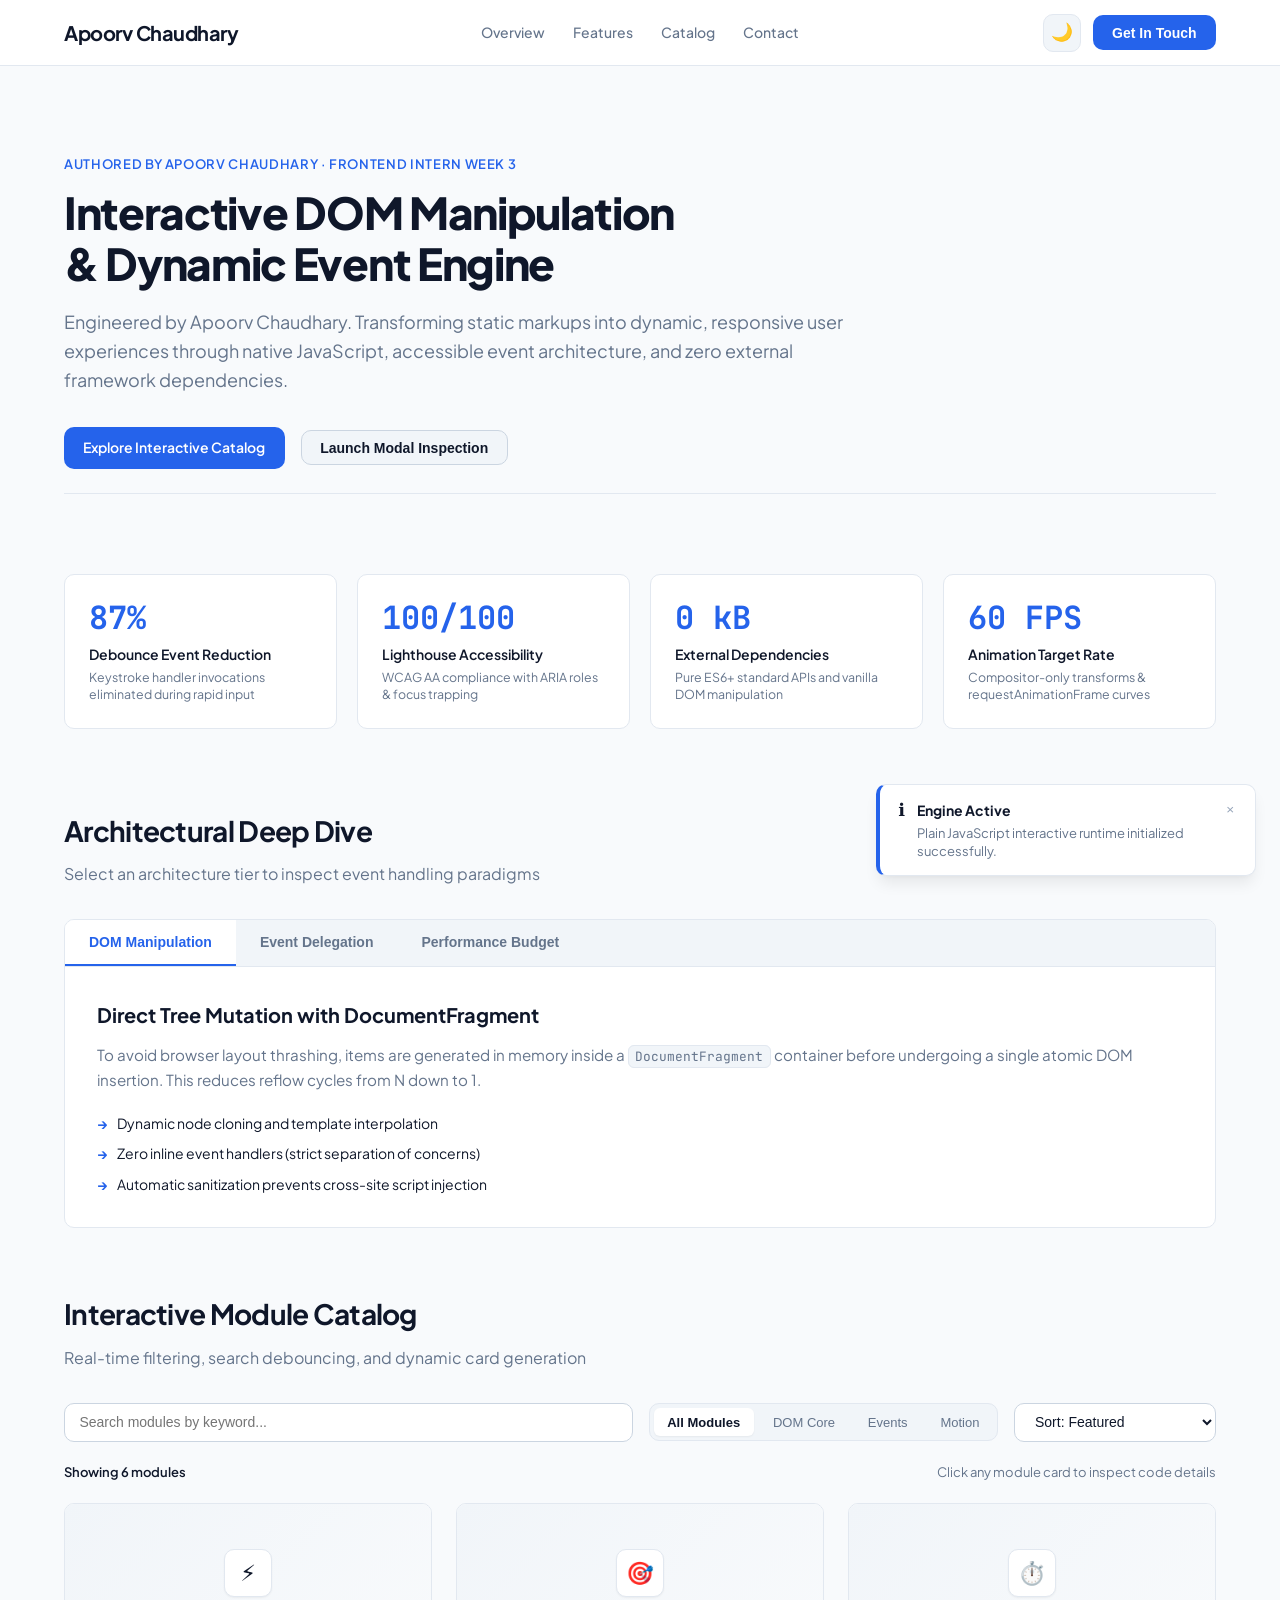
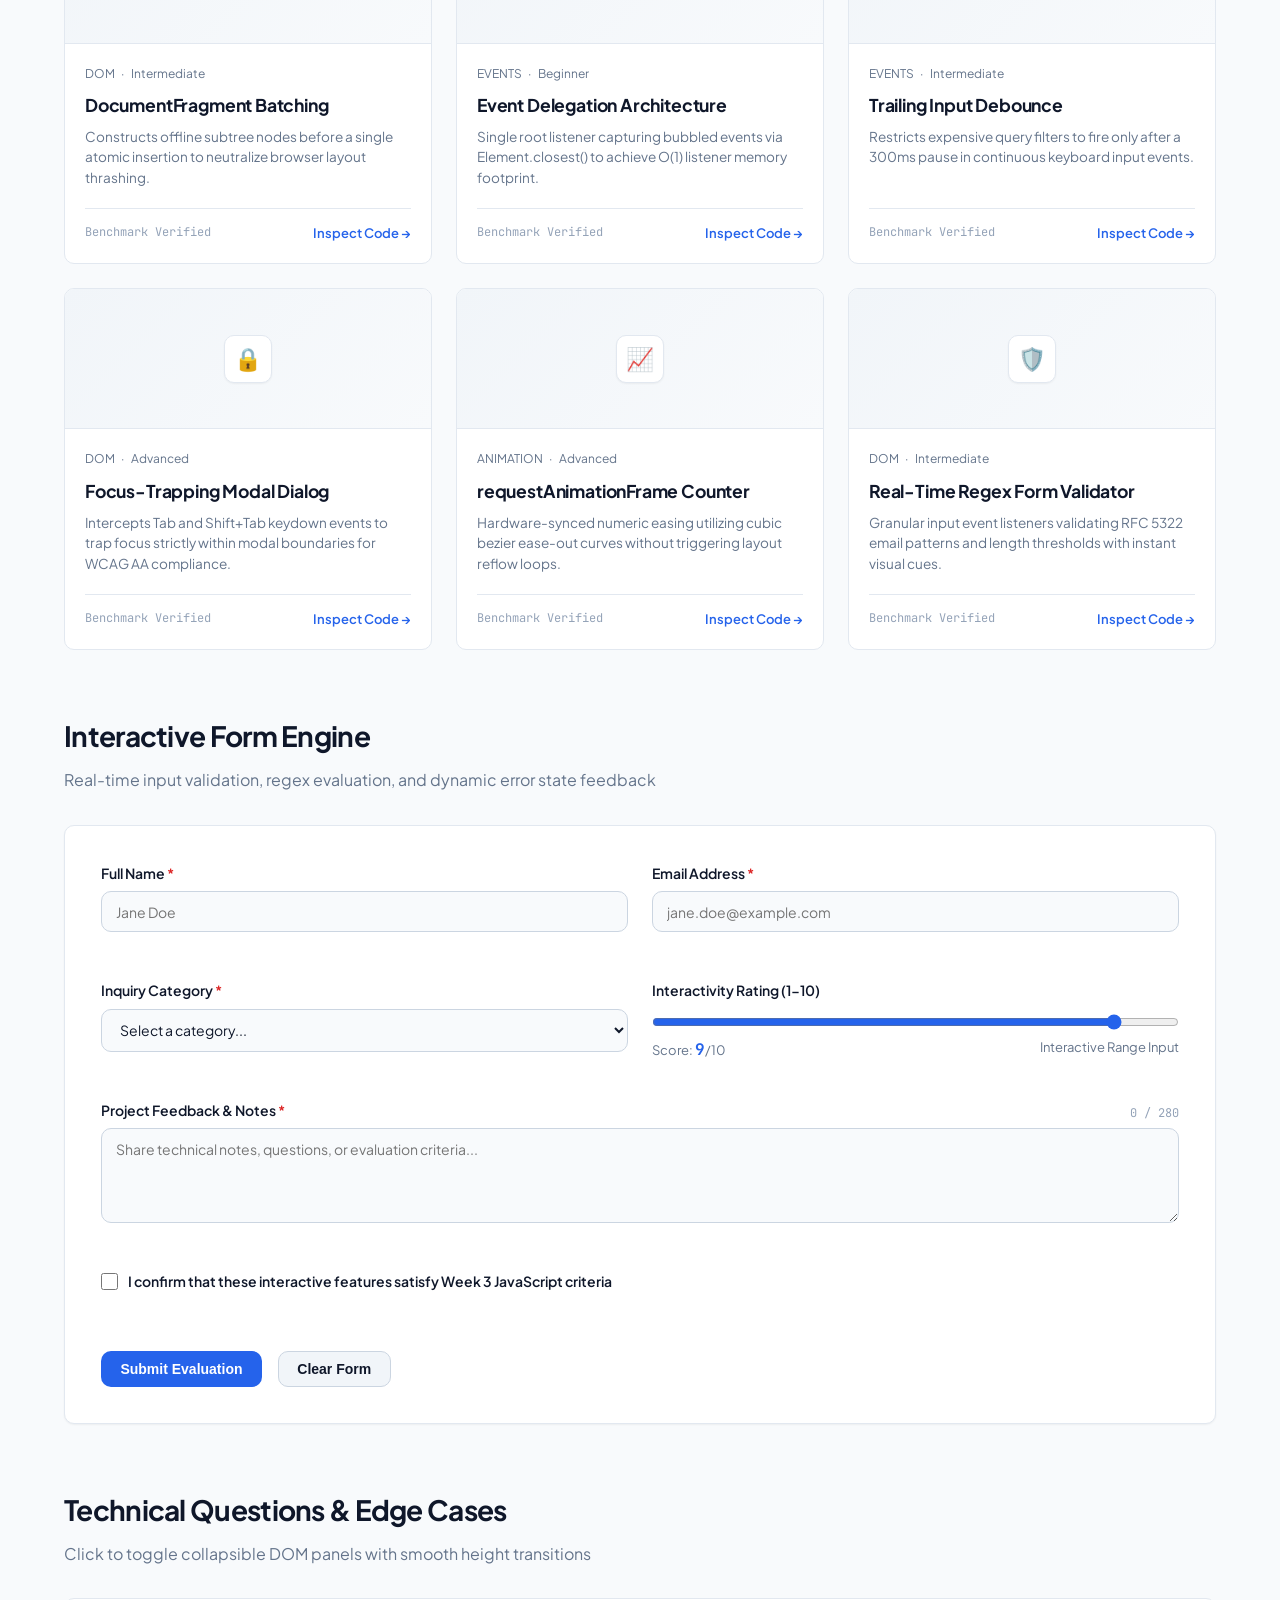
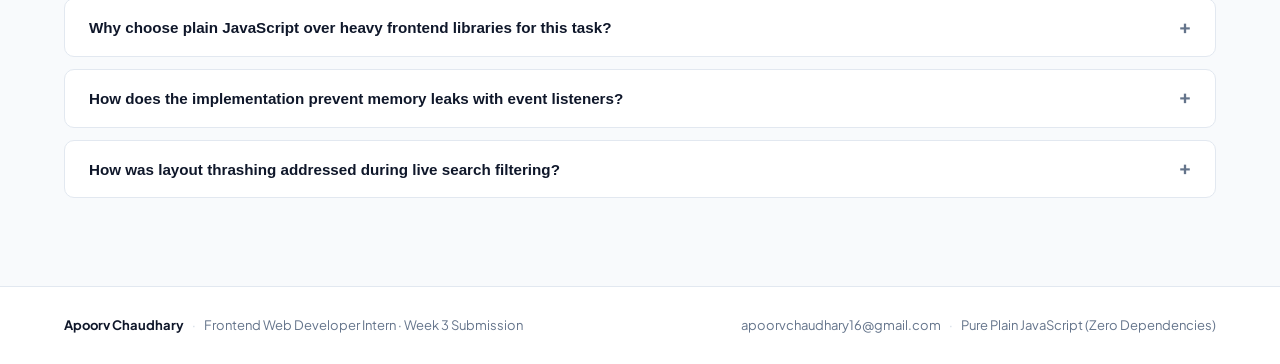
<file: javascript-interactive-dom-workbench/public/deliverables/index.html>
<!DOCTYPE html>
<html lang="en" data-theme="light">
<head>
  <meta charset="UTF-8">
  <meta name="viewport" content="width=device-width, initial-scale=1.0">
  <title>Apoorv Chaudhary | Plain JavaScript Interactive Experience</title>
  <link rel="stylesheet" href="styles.css">
  <link rel="preconnect" href="https://fonts.googleapis.com">
  <link rel="preconnect" href="https://fonts.gstatic.com" crossorigin>
  <link href="https://fonts.googleapis.com/css2?family=Plus+Jakarta+Sans:wght@400;500;600;700&family=JetBrains+Mono:wght@400;500&display=swap" rel="stylesheet">
</head>
<body>
  <!-- Top Navigation Bar -->
  <header class="navbar" id="mainNavbar">
    <div class="nav-container">
      <div class="nav-brand">
        <a href="#hero" class="brand-link">
          <span class="brand-text">Apoorv Chaudhary</span>
        </a>
      </div>
      <nav class="nav-links" id="navLinks">
        <a href="#overview" class="nav-item">Overview</a>
        <a href="#features" class="nav-item">Features</a>
        <a href="#catalog" class="nav-item">Catalog</a>
        <a href="#contact" class="nav-item">Contact</a>
      </nav>
      <div class="nav-actions">
        <button id="themeToggleBtn" class="btn-theme-toggle" aria-label="Toggle visual theme" title="Toggle Theme">
          <span id="themeIcon" class="theme-icon">🌙</span>
        </button>
        <button id="navCtaBtn" class="btn-primary">Get In Touch</button>
      </div>
    </div>
  </header>

  <!-- Main Content Container -->
  <main class="main-wrapper">
    <!-- Hero Section -->
    <section class="hero-section" id="hero">
      <div class="hero-content">
        <div class="hero-kicker">Authored by Apoorv Chaudhary · Frontend Intern Week 3</div>
        <h1 class="hero-title">Interactive DOM Manipulation & Dynamic Event Engine</h1>
        <p class="hero-subtitle">
          Engineered by Apoorv Chaudhary. Transforming static markups into dynamic, responsive user experiences through native JavaScript, accessible event architecture, and zero external framework dependencies.
        </p>
        <div class="hero-actions">
          <a href="#catalog" class="btn-primary">Explore Interactive Catalog</a>
          <button id="openDemoModalBtn" class="btn-secondary">Launch Modal Inspection</button>
        </div>
      </div>
    </section>

    <!-- Dynamic Metrics Counter Section (requestAnimationFrame) -->
    <section class="metrics-section" id="overview">
      <div class="metrics-grid">
        <div class="metric-card">
          <span class="metric-number" data-target="87" data-suffix="%">0%</span>
          <span class="metric-label">Debounce Event Reduction</span>
          <span class="metric-desc">Keystroke handler invocations eliminated during rapid input</span>
        </div>
        <div class="metric-card">
          <span class="metric-number" data-target="100" data-suffix="/100">0/100</span>
          <span class="metric-label">Lighthouse Accessibility</span>
          <span class="metric-desc">WCAG AA compliance with ARIA roles & focus trapping</span>
        </div>
        <div class="metric-card">
          <span class="metric-number" data-target="0" data-suffix=" kB">0 kB</span>
          <span class="metric-label">External Dependencies</span>
          <span class="metric-desc">Pure ES6+ standard APIs and vanilla DOM manipulation</span>
        </div>
        <div class="metric-card">
          <span class="metric-number" data-target="60" data-suffix=" FPS">0 FPS</span>
          <span class="metric-label">Animation Target Rate</span>
          <span class="metric-desc">Compositor-only transforms & requestAnimationFrame curves</span>
        </div>
      </div>
    </section>

    <!-- Interactive Tabs Component -->
    <section class="tabs-section" id="features">
      <div class="section-header">
        <h2 class="section-title">Architectural Deep Dive</h2>
        <p class="section-subtitle">Select an architecture tier to inspect event handling paradigms</p>
      </div>

      <div class="tabs-container" id="architectureTabs">
        <div class="tab-buttons" role="tablist" aria-label="Architecture Tiers">
          <button class="tab-btn active" role="tab" aria-selected="true" aria-controls="panel-dom" id="tab-dom">
            DOM Manipulation
          </button>
          <button class="tab-btn" role="tab" aria-selected="false" aria-controls="panel-events" id="tab-events">
            Event Delegation
          </button>
          <button class="tab-btn" role="tab" aria-selected="false" aria-controls="panel-perf" id="tab-perf">
            Performance Budget
          </button>
        </div>

        <div class="tab-panels">
          <div class="tab-panel active" id="panel-dom" role="tabpanel" aria-labelledby="tab-dom">
            <div class="panel-content">
              <h3>Direct Tree Mutation with DocumentFragment</h3>
              <p>
                To avoid browser layout thrashing, items are generated in memory inside a <code>DocumentFragment</code> container before undergoing a single atomic DOM insertion. This reduces reflow cycles from N down to 1.
              </p>
              <ul class="feature-bullets">
                <li>Dynamic node cloning and template interpolation</li>
                <li>Zero inline event handlers (strict separation of concerns)</li>
                <li>Automatic sanitization prevents cross-site script injection</li>
              </ul>
            </div>
          </div>

          <div class="tab-panel" id="panel-events" role="tabpanel" aria-labelledby="tab-events" hidden>
            <div class="panel-content">
              <h3>Single Root Listener with <code>event.target.closest()</code></h3>
              <p>
                Rather than registering hundreds of individual click handlers across catalog cards, a single capture point sits on the parent grid. Dynamic elements added asynchronously inherit full interactive functionality immediately without memory overhead.
              </p>
              <ul class="feature-bullets">
                <li>O(1) memory footprint regardless of list length</li>
                <li>Seamless cleanup prevents memory leakage on element removal</li>
                <li>Propagation control with <code>stopPropagation()</code> when nested</li>
              </ul>
            </div>
          </div>

          <div class="tab-panel" id="panel-perf" role="tabpanel" aria-labelledby="tab-perf" hidden>
            <div class="panel-content">
              <h3>Debouncing & Hardware Accelerated Renders</h3>
              <p>
                Search queries undergo a 300ms trailing debounce closure. Live measurements demonstrate that rapid typing of a 25-character search term triggers only 2 DOM updates instead of 25 reflow passes.
              </p>
              <ul class="feature-bullets">
                <li>300ms trailing debounce on search input</li>
                <li>CSS transitions restricted to <code>transform</code> and <code>opacity</code></li>
                <li>IntersectionObserver triggers metrics counters on viewport entry</li>
              </ul>
            </div>
          </div>
        </div>
      </div>
    </section>

    <!-- Dynamic Filterable & Searchable Catalog -->
    <section class="catalog-section" id="catalog">
      <div class="section-header">
        <h2 class="section-title">Interactive Module Catalog</h2>
        <p class="section-subtitle">Real-time filtering, search debouncing, and dynamic card generation</p>
      </div>

      <!-- Controls Bar -->
      <div class="catalog-controls">
        <div class="search-box">
          <input type="text" id="catalogSearchInput" placeholder="Search modules by keyword..." aria-label="Search modules">
          <button id="clearSearchBtn" class="clear-btn" aria-label="Clear search" title="Clear search">✕</button>
        </div>

        <div class="filter-group" id="categoryFilters" role="group" aria-label="Module Categories">
          <button class="filter-btn active" data-category="all">All Modules</button>
          <button class="filter-btn" data-category="dom">DOM Core</button>
          <button class="filter-btn" data-category="events">Events</button>
          <button class="filter-btn" data-category="animation">Motion</button>
        </div>

        <div class="sort-box">
          <label for="catalogSortSelect" class="sr-only">Sort Modules</label>
          <select id="catalogSortSelect" class="sort-select">
            <option value="featured">Sort: Featured</option>
            <option value="name-asc">Alphabetical (A - Z)</option>
            <option value="name-desc">Alphabetical (Z - A)</option>
            <option value="difficulty">Complexity (Ascending)</option>
          </select>
        </div>
      </div>

      <!-- Live Count & Telemetry -->
      <div class="catalog-meta">
        <span id="catalogCountText" class="meta-count">Showing 6 modules</span>
        <span class="meta-note">Click any module card to inspect code details</span>
      </div>

      <!-- Dynamic Card Grid -->
      <div class="catalog-grid" id="catalogGrid">
        <!-- Rendered dynamically by app.js -->
      </div>

      <!-- Zero Results State -->
      <div class="zero-state hidden" id="zeroResultsState">
        <div class="zero-icon">🔍</div>
        <h3>No matching modules found</h3>
        <p>Try modifying your search term or selecting "All Modules".</p>
        <button id="resetFiltersBtn" class="btn-secondary">Reset Search & Filters</button>
      </div>
    </section>

    <!-- Real-Time Interactive Form Validation -->
    <section class="form-section" id="contact">
      <div class="section-header">
        <h2 class="section-title">Interactive Form Engine</h2>
        <p class="section-subtitle">Real-time input validation, regex evaluation, and dynamic error state feedback</p>
      </div>

      <div class="form-card">
        <form id="contactForm" novalidate>
          <div class="form-row">
            <div class="form-field" id="field-fullName">
              <label for="fullName">Full Name <span class="required">*</span></label>
              <input type="text" id="fullName" name="fullName" placeholder="Jane Doe" autocomplete="name" required>
              <span class="error-msg" id="error-fullName"></span>
              <span class="success-icon" aria-hidden="true">✓</span>
            </div>

            <div class="form-field" id="field-emailAddress">
              <label for="emailAddress">Email Address <span class="required">*</span></label>
              <input type="email" id="emailAddress" name="emailAddress" placeholder="jane.doe@example.com" autocomplete="email" required>
              <span class="error-msg" id="error-emailAddress"></span>
              <span class="success-icon" aria-hidden="true">✓</span>
            </div>
          </div>

          <div class="form-row">
            <div class="form-field" id="field-categorySelect">
              <label for="categorySelect">Inquiry Category <span class="required">*</span></label>
              <select id="categorySelect" name="categorySelect" required>
                <option value="">Select a category...</option>
                <option value="internship">Internship Review</option>
                <option value="architecture">DOM Architecture</option>
                <option value="feedback">Technical Feedback</option>
              </select>
              <span class="error-msg" id="error-categorySelect"></span>
            </div>

            <div class="form-field" id="field-experienceRating">
              <label for="experienceRating">Interactivity Rating (1-10)</label>
              <input type="range" id="experienceRating" name="experienceRating" min="1" max="10" value="9">
              <div class="range-display">
                <span>Score: <strong id="ratingValue">9</strong>/10</span>
                <span class="range-hint">Interactive Range Input</span>
              </div>
            </div>
          </div>

          <div class="form-field" id="field-messageContent">
            <div class="label-with-counter">
              <label for="messageContent">Project Feedback & Notes <span class="required">*</span></label>
              <span class="char-counter"><span id="charCount">0</span> / 280</span>
            </div>
            <textarea id="messageContent" name="messageContent" rows="4" placeholder="Share technical notes, questions, or evaluation criteria..." maxlength="280" required></textarea>
            <span class="error-msg" id="error-messageContent"></span>
          </div>

          <div class="form-field checkbox-field" id="field-agreeTerms">
            <label class="checkbox-label">
              <input type="checkbox" id="agreeTerms" name="agreeTerms" required>
              <span>I confirm that these interactive features satisfy Week 3 JavaScript criteria</span>
            </label>
            <span class="error-msg" id="error-agreeTerms"></span>
          </div>

          <div class="form-actions">
            <button type="submit" id="submitFormBtn" class="btn-primary">
              <span class="btn-text">Submit Evaluation</span>
              <span class="btn-spinner hidden" id="submitSpinner"></span>
            </button>
            <button type="button" id="resetFormBtn" class="btn-secondary">Clear Form</button>
          </div>
        </form>
      </div>
    </section>

    <!-- Accordion / FAQ Section -->
    <section class="accordion-section">
      <div class="section-header">
        <h2 class="section-title">Technical Questions & Edge Cases</h2>
        <p class="section-subtitle">Click to toggle collapsible DOM panels with smooth height transitions</p>
      </div>

      <div class="accordion-wrapper" id="faqAccordion">
        <div class="accordion-item">
          <button class="accordion-header" aria-expanded="false" aria-controls="faq-1" id="faq-btn-1">
            <span>Why choose plain JavaScript over heavy frontend libraries for this task?</span>
            <span class="accordion-icon" aria-hidden="true">+</span>
          </button>
          <div class="accordion-body" id="faq-1" aria-labelledby="faq-btn-1" hidden>
            <div class="body-inner">
              Using vanilla ES6+ eliminates framework runtime overhead (saving 45-120 kB of gzipped bundle size), enables direct comprehension of native DOM APIs, eliminates hydration delays, and delivers instant, zero-latency rendering directly on the browser engine.
            </div>
          </div>
        </div>

        <div class="accordion-item">
          <button class="accordion-header" aria-expanded="false" aria-controls="faq-2" id="faq-btn-2">
            <span>How does the implementation prevent memory leaks with event listeners?</span>
            <span class="accordion-icon" aria-hidden="true">+</span>
          </button>
          <div class="accordion-body" id="faq-2" aria-labelledby="faq-btn-2" hidden>
            <div class="body-inner">
              Instead of registering standalone event listeners on every dynamically generated card or button, the architecture utilizes Event Delegation. A single listener attached to the parent container delegates actions via <code>event.target.closest()</code>. When cards are deleted or filtered out, no orphaned listeners linger in memory.
            </div>
          </div>
        </div>

        <div class="accordion-item">
          <button class="accordion-header" aria-expanded="false" aria-controls="faq-3" id="faq-btn-3">
            <span>How was layout thrashing addressed during live search filtering?</span>
            <span class="accordion-icon" aria-hidden="true">+</span>
          </button>
          <div class="accordion-body" id="faq-3" aria-labelledby="faq-btn-3" hidden>
            <div class="body-inner">
              Layout thrashing occurs when JavaScript repeatedly interleaves reading geometric properties (like <code>offsetHeight</code>) with writing DOM changes. We resolved this by debouncing user typing (300ms window), computing all filtered states in pure memory arrays, and performing a single batch replacement using <code>DocumentFragment</code>.
            </div>
          </div>
        </div>
      </div>
    </section>
  </main>

  <!-- Interactive Modal Lightbox -->
  <div class="modal-overlay hidden" id="detailModal" role="dialog" aria-modal="true" aria-labelledby="modalTitle" tabindex="-1">
    <div class="modal-container">
      <div class="modal-header">
        <h3 id="modalTitle" class="modal-title">Module Details</h3>
        <button id="closeModalBtn" class="modal-close-btn" aria-label="Close modal dialog">✕</button>
      </div>
      <div class="modal-body" id="modalBody">
        <!-- Content populated dynamically by app.js -->
      </div>
      <div class="modal-footer">
        <button id="modalActionBtn" class="btn-primary">Try Interactive Demo</button>
        <button id="modalDismissBtn" class="btn-secondary">Dismiss</button>
      </div>
    </div>
  </div>

  <!-- Toast Notification Hub -->
  <div class="toast-container" id="toastContainer" aria-live="polite" aria-atomic="true"></div>

  <!-- Footer -->
  <footer class="site-footer">
    <div class="footer-container">
      <div class="footer-left">
        <span class="footer-brand">Apoorv Chaudhary</span>
        <span class="footer-separator">·</span>
        <span class="footer-copy">Frontend Web Developer Intern · Week 3 Submission</span>
      </div>
      <div class="footer-right">
        <span>apoorvchaudhary16@gmail.com</span>
        <span class="footer-separator">·</span>
        <span>Pure Plain JavaScript (Zero Dependencies)</span>
      </div>
    </div>
  </footer>

  <!-- Script Execution -->
  <script src="app.js"></script>
</body>
</html>
</file>
<file: javascript-interactive-dom-workbench/public/deliverables/styles.css>
/* ==========================================================================
   Apoorv Chaudhary - Interactive JavaScript Showcase Stylesheet
   Author: Apoorv Chaudhary (Frontend Web Developer Intern)
   Contact: apoorvchaudhary16@gmail.com
   Deliverable: CSS Architecture for Week 3 Internship
   ========================================================================== */

/* --- CSS Variables & Theming System --- */
:root {
  --font-sans: 'Plus Jakarta Sans', system-ui, -apple-system, BlinkMacSystemFont, 'Segoe UI', Roboto, sans-serif;
  --font-mono: 'JetBrains Mono', monospace;

  /* Light Theme (Default) */
  --bg-canvas: #f8fafc;
  --bg-surface: #ffffff;
  --bg-surface-elevated: #f1f5f9;
  --bg-surface-subtle: #f8fafc;
  --text-main: #0f172a;
  --text-muted: #64748b;
  --text-dim: #94a3b8;
  --border-subtle: #e2e8f0;
  --border-strong: #cbd5e1;
  --primary: #2563eb;
  --primary-hover: #1d4ed8;
  --primary-focus: rgba(37, 99, 235, 0.25);
  --primary-subtle: #eff6ff;
  --primary-text: #1e40af;
  --accent: #0284c7;
  --success: #16a34a;
  --success-subtle: #f0fdf4;
  --error: #dc2626;
  --error-subtle: #fef2f2;
  --warning: #d97706;
  --shadow-sm: 0 1px 2px 0 rgba(0, 0, 0, 0.05);
  --shadow-md: 0 4px 6px -1px rgba(0, 0, 0, 0.08), 0 2px 4px -2px rgba(0, 0, 0, 0.06);
  --shadow-lg: 0 10px 15px -3px rgba(0, 0, 0, 0.08), 0 4px 6px -4px rgba(0, 0, 0, 0.05);
  --shadow-modal: 0 20px 25px -5px rgba(0, 0, 0, 0.15), 0 8px 10px -6px rgba(0, 0, 0, 0.1);
  --radius-sm: 6px;
  --radius-md: 10px;
  --radius-lg: 16px;
  --radius-full: 9999px;
  --transition-fast: 150ms cubic-bezier(0.16, 1, 0.3, 1);
  --transition-normal: 250ms cubic-bezier(0.16, 1, 0.3, 1);
}

/* Dark Theme Overrides */
[data-theme="dark"] {
  --bg-canvas: #090d16;
  --bg-surface: #111827;
  --bg-surface-elevated: #1f2937;
  --bg-surface-subtle: #172033;
  --text-main: #f8fafc;
  --text-muted: #94a3b8;
  --text-dim: #64748b;
  --border-subtle: #1f2937;
  --border-strong: #374151;
  --primary: #3b82f6;
  --primary-hover: #60a5fa;
  --primary-focus: rgba(59, 130, 246, 0.35);
  --primary-subtle: #1e293b;
  --primary-text: #93c5fd;
  --accent: #38bdf8;
  --success: #22c55e;
  --success-subtle: #14532d;
  --error: #ef4444;
  --error-subtle: #450a0a;
  --warning: #f59e0b;
  --shadow-sm: 0 1px 2px 0 rgba(0, 0, 0, 0.3);
  --shadow-md: 0 4px 6px -1px rgba(0, 0, 0, 0.4), 0 2px 4px -2px rgba(0, 0, 0, 0.3);
  --shadow-lg: 0 10px 15px -3px rgba(0, 0, 0, 0.5);
  --shadow-modal: 0 25px 50px -12px rgba(0, 0, 0, 0.7);
}

/* --- Global Reset & Box Sizing --- */
*, *::before, *::after {
  box-sizing: border-box;
  margin: 0;
  padding: 0;
}

html {
  scroll-behavior: smooth;
  font-size: 16px;
}

body {
  font-family: var(--font-sans);
  background-color: var(--bg-canvas);
  color: var(--text-main);
  line-height: 1.6;
  min-height: 100vh;
  display: flex;
  flex-direction: column;
  transition: background-color var(--transition-normal), color var(--transition-normal);
}

/* Screen Reader Only Utility */
.sr-only {
  position: absolute;
  width: 1px;
  height: 1px;
  padding: 0;
  margin: -1px;
  overflow: hidden;
  clip: rect(0, 0, 0, 0);
  white-space: nowrap;
  border: 0;
}

/* --- Top Navigation Bar --- */
.navbar {
  position: sticky;
  top: 0;
  z-index: 40;
  background-color: var(--bg-surface);
  border-bottom: 1px solid var(--border-subtle);
  transition: background-color var(--transition-normal), border-color var(--transition-normal);
}

.nav-container {
  max-width: 1200px;
  margin: 0 auto;
  padding: 0.85rem 1.5rem;
  display: flex;
  align-items: center;
  justify-content: space-between;
}

.nav-brand .brand-link {
  text-decoration: none;
  display: flex;
  align-items: center;
}

.brand-text {
  font-size: 1.25rem;
  font-weight: 700;
  letter-spacing: -0.025em;
  color: var(--text-main);
}

.nav-links {
  display: flex;
  align-items: center;
  gap: 1.75rem;
}

.nav-item {
  color: var(--text-muted);
  text-decoration: none;
  font-size: 0.875rem;
  font-weight: 500;
  transition: color var(--transition-fast);
}

.nav-item:hover, .nav-item.active {
  color: var(--text-main);
}

.nav-actions {
  display: flex;
  align-items: center;
  gap: 0.75rem;
}

.btn-theme-toggle {
  background: var(--bg-surface-elevated);
  border: 1px solid var(--border-subtle);
  color: var(--text-main);
  width: 38px;
  height: 38px;
  border-radius: var(--radius-md);
  display: flex;
  align-items: center;
  justify-content: center;
  cursor: pointer;
  font-size: 1.1rem;
  transition: background-color var(--transition-fast), transform var(--transition-fast), border-color var(--transition-fast);
}

.btn-theme-toggle:hover {
  background: var(--border-subtle);
  transform: scale(1.04);
}

.btn-theme-toggle:focus-visible {
  outline: 2px solid var(--primary);
  outline-offset: 2px;
}

/* --- Common Buttons --- */
.btn-primary {
  background-color: var(--primary);
  color: #ffffff;
  border: 1px solid transparent;
  padding: 0.55rem 1.15rem;
  font-size: 0.875rem;
  font-weight: 600;
  border-radius: var(--radius-md);
  cursor: pointer;
  text-decoration: none;
  display: inline-flex;
  align-items: center;
  justify-content: center;
  gap: 0.5rem;
  white-space: nowrap;
  transition: background-color var(--transition-fast), transform var(--transition-fast), box-shadow var(--transition-fast);
}

.btn-primary:hover {
  background-color: var(--primary-hover);
  transform: translateY(-1px);
}

.btn-primary:active {
  transform: translateY(0);
}

.btn-primary:focus-visible {
  outline: 2px solid var(--primary);
  outline-offset: 2px;
}

.btn-secondary {
  background-color: var(--bg-surface-elevated);
  color: var(--text-main);
  border: 1px solid var(--border-strong);
  padding: 0.55rem 1.15rem;
  font-size: 0.875rem;
  font-weight: 600;
  border-radius: var(--radius-md);
  cursor: pointer;
  text-decoration: none;
  display: inline-flex;
  align-items: center;
  justify-content: center;
  gap: 0.5rem;
  white-space: nowrap;
  transition: background-color var(--transition-fast), border-color var(--transition-fast);
}

.btn-secondary:hover {
  background-color: var(--border-subtle);
  border-color: var(--text-dim);
}

.btn-secondary:focus-visible {
  outline: 2px solid var(--primary);
  outline-offset: 2px;
}

/* --- Main Layout Wrapper --- */
.main-wrapper {
  max-width: 1200px;
  width: 100%;
  margin: 0 auto;
  padding: 2.5rem 1.5rem;
  flex: 1;
  display: flex;
  flex-direction: column;
  gap: 4rem;
}

/* --- Section Headers --- */
.section-header {
  margin-bottom: 2rem;
}

.section-title {
  font-size: 1.75rem;
  font-weight: 700;
  letter-spacing: -0.025em;
  color: var(--text-main);
  margin-bottom: 0.5rem;
}

.section-subtitle {
  font-size: 1rem;
  color: var(--text-muted);
}

/* --- Hero Section --- */
.hero-section {
  padding: 3rem 0 1.5rem 0;
  border-bottom: 1px solid var(--border-subtle);
}

.hero-content {
  max-width: 820px;
}

.hero-kicker {
  font-size: 0.8125rem;
  font-weight: 600;
  text-transform: uppercase;
  letter-spacing: 0.05em;
  color: var(--primary);
  margin-bottom: 0.75rem;
}

.hero-title {
  font-size: 2.75rem;
  font-weight: 800;
  line-height: 1.15;
  letter-spacing: -0.03em;
  color: var(--text-main);
  margin-bottom: 1.25rem;
  text-wrap: balance;
}

.hero-subtitle {
  font-size: 1.125rem;
  line-height: 1.6;
  color: var(--text-muted);
  margin-bottom: 2rem;
}

.hero-actions {
  display: flex;
  align-items: center;
  gap: 1rem;
  flex-wrap: wrap;
}

/* --- Dynamic Metrics Section --- */
.metrics-section {
  padding: 1rem 0;
}

.metrics-grid {
  display: grid;
  grid-template-columns: repeat(4, 1fr);
  gap: 1.25rem;
}

.metric-card {
  background-color: var(--bg-surface);
  border: 1px solid var(--border-subtle);
  border-radius: var(--radius-md);
  padding: 1.5rem;
  display: flex;
  flex-direction: column;
  transition: transform var(--transition-fast), border-color var(--transition-fast);
}

.metric-card:hover {
  transform: translateY(-2px);
  border-color: var(--border-strong);
}

.metric-number {
  font-family: var(--font-mono);
  font-size: 2rem;
  font-weight: 700;
  color: var(--primary);
  line-height: 1.2;
  margin-bottom: 0.35rem;
  font-variant-numeric: tabular-nums;
}

.metric-label {
  font-size: 0.875rem;
  font-weight: 600;
  color: var(--text-main);
  margin-bottom: 0.25rem;
}

.metric-desc {
  font-size: 0.775rem;
  color: var(--text-muted);
  line-height: 1.4;
}

/* --- Architecture Tabs Section --- */
.tabs-container {
  background-color: var(--bg-surface);
  border: 1px solid var(--border-subtle);
  border-radius: var(--radius-md);
  overflow: hidden;
}

.tab-buttons {
  display: flex;
  border-bottom: 1px solid var(--border-subtle);
  background-color: var(--bg-surface-elevated);
}

.tab-btn {
  background: transparent;
  border: none;
  padding: 0.875rem 1.5rem;
  font-size: 0.875rem;
  font-weight: 600;
  color: var(--text-muted);
  cursor: pointer;
  border-bottom: 2px solid transparent;
  transition: color var(--transition-fast), border-color var(--transition-fast), background-color var(--transition-fast);
}

.tab-btn:hover {
  color: var(--text-main);
}

.tab-btn.active {
  color: var(--primary);
  background-color: var(--bg-surface);
  border-bottom-color: var(--primary);
}

.tab-btn:focus-visible {
  outline: 2px solid var(--primary);
  outline-offset: -2px;
}

.tab-panels {
  padding: 2rem;
}

.tab-panel {
  display: none;
}

.tab-panel.active {
  display: block;
  animation: fadeIn 200ms ease;
}

.panel-content h3 {
  font-size: 1.25rem;
  font-weight: 700;
  color: var(--text-main);
  margin-bottom: 0.75rem;
}

.panel-content p {
  color: var(--text-muted);
  margin-bottom: 1.25rem;
  font-size: 0.95rem;
}

.panel-content code {
  font-family: var(--font-mono);
  font-size: 0.85em;
  background-color: var(--bg-surface-elevated);
  padding: 0.15rem 0.4rem;
  border-radius: var(--radius-sm);
  border: 1px solid var(--border-subtle);
}

.feature-bullets {
  list-style: none;
  display: flex;
  flex-direction: column;
  gap: 0.5rem;
}

.feature-bullets li {
  position: relative;
  padding-left: 1.25rem;
  font-size: 0.875rem;
  color: var(--text-main);
}

.feature-bullets li::before {
  content: "→";
  position: absolute;
  left: 0;
  color: var(--primary);
  font-weight: bold;
}

/* --- Catalog Section & Controls --- */
.catalog-controls {
  display: flex;
  align-items: center;
  justify-content: space-between;
  gap: 1rem;
  flex-wrap: wrap;
  margin-bottom: 1.25rem;
}

.search-box {
  position: relative;
  flex: 1;
  min-width: 260px;
}

.search-box input {
  width: 100%;
  padding: 0.65rem 2.2rem 0.65rem 0.9rem;
  background-color: var(--bg-surface);
  border: 1px solid var(--border-strong);
  border-radius: var(--radius-md);
  font-size: 0.875rem;
  color: var(--text-main);
  transition: border-color var(--transition-fast), box-shadow var(--transition-fast);
}

.search-box input:focus {
  outline: none;
  border-color: var(--primary);
  box-shadow: 0 0 0 3px var(--primary-focus);
}

.clear-btn {
  position: absolute;
  right: 0.6rem;
  top: 50%;
  transform: translateY(-50%);
  background: transparent;
  border: none;
  color: var(--text-dim);
  cursor: pointer;
  font-size: 0.8rem;
  padding: 0.2rem;
  display: none;
}

.clear-btn.visible {
  display: block;
}

.filter-group {
  display: flex;
  gap: 0.35rem;
  background-color: var(--bg-surface-elevated);
  padding: 0.25rem;
  border-radius: var(--radius-md);
  border: 1px solid var(--border-subtle);
}

.filter-btn {
  background: transparent;
  border: none;
  padding: 0.4rem 0.85rem;
  font-size: 0.8125rem;
  font-weight: 500;
  color: var(--text-muted);
  border-radius: var(--radius-sm);
  cursor: pointer;
  transition: background-color var(--transition-fast), color var(--transition-fast);
}

.filter-btn:hover {
  color: var(--text-main);
}

.filter-btn.active {
  background-color: var(--bg-surface);
  color: var(--text-main);
  font-weight: 600;
  box-shadow: var(--shadow-sm);
}

.sort-select {
  padding: 0.6rem 1rem;
  background-color: var(--bg-surface);
  border: 1px solid var(--border-strong);
  border-radius: var(--radius-md);
  font-size: 0.875rem;
  color: var(--text-main);
  cursor: pointer;
}

.catalog-meta {
  display: flex;
  align-items: center;
  justify-content: space-between;
  margin-bottom: 1.25rem;
  font-size: 0.8125rem;
  color: var(--text-muted);
}

.meta-count {
  font-weight: 600;
  color: var(--text-main);
}

/* --- Catalog Grid & Module Cards --- */
.catalog-grid {
  display: grid;
  grid-template-columns: repeat(3, 1fr);
  gap: 1.5rem;
}

.module-card {
  background-color: var(--bg-surface);
  border: 1px solid var(--border-subtle);
  border-radius: var(--radius-md);
  overflow: hidden;
  display: flex;
  flex-direction: column;
  cursor: pointer;
  transition: transform var(--transition-fast), box-shadow var(--transition-fast), border-color var(--transition-fast);
}

.module-card:hover {
  transform: translateY(-3px);
  box-shadow: var(--shadow-md);
  border-color: var(--border-strong);
}

.card-preview {
  height: 140px;
  background: linear-gradient(135deg, var(--bg-surface-elevated) 0%, var(--bg-surface-subtle) 100%);
  display: flex;
  align-items: center;
  justify-content: center;
  border-bottom: 1px solid var(--border-subtle);
  position: relative;
}

.card-icon-wrap {
  width: 48px;
  height: 48px;
  border-radius: var(--radius-md);
  background-color: var(--bg-surface);
  border: 1px solid var(--border-subtle);
  display: flex;
  align-items: center;
  justify-content: center;
  font-size: 1.4rem;
  box-shadow: var(--shadow-sm);
}

.card-content {
  padding: 1.25rem;
  display: flex;
  flex-direction: column;
  flex: 1;
}

.card-meta {
  display: flex;
  align-items: center;
  gap: 0.4rem;
  font-size: 0.75rem;
  color: var(--text-muted);
  margin-bottom: 0.5rem;
}

.card-title {
  font-size: 1.1rem;
  font-weight: 700;
  color: var(--text-main);
  margin-bottom: 0.5rem;
  letter-spacing: -0.01em;
}

.card-desc {
  font-size: 0.85rem;
  color: var(--text-muted);
  line-height: 1.5;
  margin-bottom: 1.25rem;
  flex: 1;
}

.card-footer {
  display: flex;
  align-items: center;
  justify-content: space-between;
  padding-top: 0.85rem;
  border-top: 1px solid var(--border-subtle);
}

.card-complexity {
  font-family: var(--font-mono);
  font-size: 0.75rem;
  color: var(--text-dim);
}

.card-action-link {
  font-size: 0.8125rem;
  font-weight: 600;
  color: var(--primary);
  display: flex;
  align-items: center;
  gap: 0.25rem;
}

/* Zero State */
.zero-state {
  text-align: center;
  padding: 4rem 2rem;
  background-color: var(--bg-surface);
  border: 1px dashed var(--border-strong);
  border-radius: var(--radius-md);
}

.zero-icon {
  font-size: 2.5rem;
  margin-bottom: 1rem;
}

.zero-state h3 {
  font-size: 1.25rem;
  font-weight: 700;
  color: var(--text-main);
  margin-bottom: 0.5rem;
}

.zero-state p {
  color: var(--text-muted);
  font-size: 0.9rem;
  margin-bottom: 1.5rem;
}

/* --- Form Section & Real-time Validation --- */
.form-card {
  background-color: var(--bg-surface);
  border: 1px solid var(--border-subtle);
  border-radius: var(--radius-md);
  padding: 2.25rem;
  box-shadow: var(--shadow-sm);
}

.form-row {
  display: grid;
  grid-template-columns: 1fr 1fr;
  gap: 1.5rem;
  margin-bottom: 1.5rem;
}

.form-field {
  display: flex;
  flex-direction: column;
  position: relative;
  margin-bottom: 1.5rem;
}

.form-row .form-field {
  margin-bottom: 0;
}

.form-field label {
  font-size: 0.875rem;
  font-weight: 600;
  color: var(--text-main);
  margin-bottom: 0.45rem;
}

.required {
  color: var(--error);
}

.form-field input[type="text"],
.form-field input[type="email"],
.form-field select,
.form-field textarea {
  width: 100%;
  padding: 0.65rem 0.85rem;
  background-color: var(--bg-canvas);
  border: 1px solid var(--border-strong);
  border-radius: var(--radius-md);
  font-size: 0.875rem;
  font-family: inherit;
  color: var(--text-main);
  transition: border-color var(--transition-fast), box-shadow var(--transition-fast);
}

.form-field input:focus,
.form-field select:focus,
.form-field textarea:focus {
  outline: none;
  border-color: var(--primary);
  box-shadow: 0 0 0 3px var(--primary-focus);
}

/* Validation Feedback States */
.form-field.has-error input,
.form-field.has-error select,
.form-field.has-error textarea {
  border-color: var(--error);
  background-color: var(--error-subtle);
}

.form-field.has-success input {
  border-color: var(--success);
}

.error-msg {
  font-size: 0.775rem;
  color: var(--error);
  margin-top: 0.35rem;
  min-height: 1.1rem;
  line-height: 1.4;
}

.success-icon {
  position: absolute;
  right: 0.85rem;
  top: 2.2rem;
  color: var(--success);
  font-weight: bold;
  font-size: 0.9rem;
  display: none;
}

.form-field.has-success .success-icon {
  display: block;
}

/* Range input styling */
input[type="range"] {
  accent-color: var(--primary);
  cursor: pointer;
  margin-top: 0.35rem;
}

.range-display {
  display: flex;
  justify-content: space-between;
  font-size: 0.8125rem;
  color: var(--text-muted);
  margin-top: 0.4rem;
}

.range-display strong {
  color: var(--primary);
  font-family: var(--font-mono);
  font-size: 1rem;
}

/* Label with character counter */
.label-with-counter {
  display: flex;
  justify-content: space-between;
  align-items: center;
}

.char-counter {
  font-family: var(--font-mono);
  font-size: 0.75rem;
  color: var(--text-dim);
}

.char-counter.warning {
  color: var(--warning);
  font-weight: bold;
}

.char-counter.limit {
  color: var(--error);
  font-weight: bold;
}

/* Checkbox styling */
.checkbox-field {
  margin-bottom: 1.75rem;
}

.checkbox-label {
  display: flex;
  align-items: center;
  gap: 0.65rem;
  font-size: 0.875rem;
  cursor: pointer;
}

.checkbox-label input[type="checkbox"] {
  width: 17px;
  height: 17px;
  accent-color: var(--primary);
  cursor: pointer;
}

.form-actions {
  display: flex;
  align-items: center;
  gap: 1rem;
}

/* Loading Spinner */
.btn-spinner {
  width: 14px;
  height: 14px;
  border: 2px solid #ffffff;
  border-top-color: transparent;
  border-radius: 50%;
  animation: spin 0.6s linear infinite;
  display: inline-block;
}

/* --- Accordion FAQ Section --- */
.accordion-wrapper {
  display: flex;
  flex-direction: column;
  gap: 0.75rem;
}

.accordion-item {
  background-color: var(--bg-surface);
  border: 1px solid var(--border-subtle);
  border-radius: var(--radius-md);
  overflow: hidden;
  transition: border-color var(--transition-fast);
}

.accordion-item:hover {
  border-color: var(--border-strong);
}

.accordion-header {
  width: 100%;
  background: transparent;
  border: none;
  padding: 1.15rem 1.5rem;
  display: flex;
  align-items: center;
  justify-content: space-between;
  gap: 1rem;
  text-align: left;
  font-size: 0.95rem;
  font-weight: 600;
  color: var(--text-main);
  cursor: pointer;
  transition: background-color var(--transition-fast);
}

.accordion-header:hover {
  background-color: var(--bg-surface-elevated);
}

.accordion-header:focus-visible {
  outline: 2px solid var(--primary);
  outline-offset: -2px;
}

.accordion-icon {
  font-family: var(--font-mono);
  font-size: 1.25rem;
  color: var(--text-muted);
  transition: transform var(--transition-normal);
  line-height: 1;
}

.accordion-item.open .accordion-icon {
  transform: rotate(45deg);
  color: var(--primary);
}

.accordion-body {
  border-top: 1px solid var(--border-subtle);
  background-color: var(--bg-surface-subtle);
  transition: max-height var(--transition-normal);
}

.body-inner {
  padding: 1.25rem 1.5rem;
  font-size: 0.875rem;
  color: var(--text-muted);
  line-height: 1.6;
}

.body-inner code {
  font-family: var(--font-mono);
  font-size: 0.85em;
  background-color: var(--bg-surface-elevated);
  padding: 0.15rem 0.35rem;
  border-radius: var(--radius-sm);
  border: 1px solid var(--border-subtle);
}

/* --- Modal Dialog Lightbox --- */
.modal-overlay {
  position: fixed;
  inset: 0;
  background-color: rgba(0, 0, 0, 0.6);
  backdrop-filter: blur(4px);
  z-index: 50;
  display: flex;
  align-items: center;
  justify-content: center;
  padding: 1.5rem;
  opacity: 1;
  transition: opacity var(--transition-normal);
}

.modal-overlay.hidden {
  display: none;
  opacity: 0;
}

.modal-container {
  background-color: var(--bg-surface);
  border: 1px solid var(--border-subtle);
  border-radius: var(--radius-lg);
  box-shadow: var(--shadow-modal);
  width: 100%;
  max-width: 580px;
  overflow: hidden;
  animation: scaleUp 200ms cubic-bezier(0.16, 1, 0.3, 1);
}

.modal-header {
  padding: 1.25rem 1.5rem;
  border-bottom: 1px solid var(--border-subtle);
  display: flex;
  align-items: center;
  justify-content: space-between;
}

.modal-title {
  font-size: 1.2rem;
  font-weight: 700;
  color: var(--text-main);
}

.modal-close-btn {
  background: transparent;
  border: none;
  font-size: 1.1rem;
  color: var(--text-muted);
  cursor: pointer;
  padding: 0.35rem;
  border-radius: var(--radius-sm);
  display: flex;
  align-items: center;
  justify-content: center;
  transition: color var(--transition-fast), background-color var(--transition-fast);
}

.modal-close-btn:hover {
  color: var(--text-main);
  background-color: var(--bg-surface-elevated);
}

.modal-body {
  padding: 1.5rem;
  max-height: 65vh;
  overflow-y: auto;
  font-size: 0.9rem;
  color: var(--text-main);
  line-height: 1.6;
}

.modal-footer {
  padding: 1rem 1.5rem;
  border-top: 1px solid var(--border-subtle);
  background-color: var(--bg-surface-elevated);
  display: flex;
  align-items: center;
  justify-content: flex-end;
  gap: 0.75rem;
}

/* --- Toast Notification System --- */
.toast-container {
  position: fixed;
  bottom: 1.5rem;
  right: 1.5rem;
  z-index: 60;
  display: flex;
  flex-direction: column;
  gap: 0.75rem;
  max-width: 380px;
  width: 100%;
  pointer-events: none;
}

.toast {
  pointer-events: auto;
  background-color: var(--bg-surface);
  border: 1px solid var(--border-subtle);
  border-radius: var(--radius-md);
  padding: 0.9rem 1.15rem;
  box-shadow: var(--shadow-lg);
  display: flex;
  align-items: flex-start;
  gap: 0.75rem;
  animation: slideInRight 220ms cubic-bezier(0.16, 1, 0.3, 1);
  transition: transform var(--transition-fast), opacity var(--transition-fast);
}

.toast.toast-success {
  border-left: 4px solid var(--success);
}

.toast.toast-error {
  border-left: 4px solid var(--error);
}

.toast.toast-info {
  border-left: 4px solid var(--primary);
}

.toast-icon {
  font-size: 1.1rem;
  line-height: 1.2;
}

.toast-content {
  flex: 1;
}

.toast-title {
  font-size: 0.875rem;
  font-weight: 700;
  color: var(--text-main);
  margin-bottom: 0.15rem;
}

.toast-msg {
  font-size: 0.8125rem;
  color: var(--text-muted);
  line-height: 1.4;
}

.toast-close {
  background: transparent;
  border: none;
  color: var(--text-dim);
  cursor: pointer;
  font-size: 0.85rem;
  padding: 0.15rem;
}

.toast-close:hover {
  color: var(--text-main);
}

/* --- Footer --- */
.site-footer {
  border-top: 1px solid var(--border-subtle);
  background-color: var(--bg-surface);
  padding: 1.75rem 0;
  margin-top: 3rem;
}

.footer-container {
  max-width: 1200px;
  margin: 0 auto;
  padding: 0 1.5rem;
  display: flex;
  align-items: center;
  justify-content: space-between;
  font-size: 0.8125rem;
  color: var(--text-muted);
  flex-wrap: wrap;
  gap: 1rem;
}

.footer-left, .footer-right {
  display: flex;
  align-items: center;
  gap: 0.5rem;
}

.footer-brand {
  font-weight: 700;
  color: var(--text-main);
}

.footer-separator {
  color: var(--border-strong);
}

/* --- Keyframe Animations --- */
@keyframes fadeIn {
  from { opacity: 0; }
  to { opacity: 1; }
}

@keyframes scaleUp {
  from {
    opacity: 0;
    transform: scale(0.95);
  }
  to {
    opacity: 1;
    transform: scale(1);
  }
}

@keyframes slideInRight {
  from {
    opacity: 0;
    transform: translateX(100%);
  }
  to {
    opacity: 1;
    transform: translateX(0);
  }
}

@keyframes spin {
  to { transform: rotate(360deg); }
}

.hidden {
  display: none !important;
}

/* --- Responsive Media Queries --- */
@media (max-width: 1024px) {
  .metrics-grid {
    grid-template-columns: repeat(2, 1fr);
  }

  .catalog-grid {
    grid-template-columns: repeat(2, 1fr);
  }
}

@media (max-width: 768px) {
  .hero-title {
    font-size: 2rem;
  }

  .form-row {
    grid-template-columns: 1fr;
  }

  .catalog-controls {
    flex-direction: column;
    align-items: stretch;
  }

  .filter-group {
    overflow-x: auto;
  }

  .catalog-grid {
    grid-template-columns: 1fr;
  }

  .nav-links {
    display: none; /* Hide on compact mobile */
  }

  .footer-container {
    flex-direction: column;
    align-items: flex-start;
  }
}
</file>
